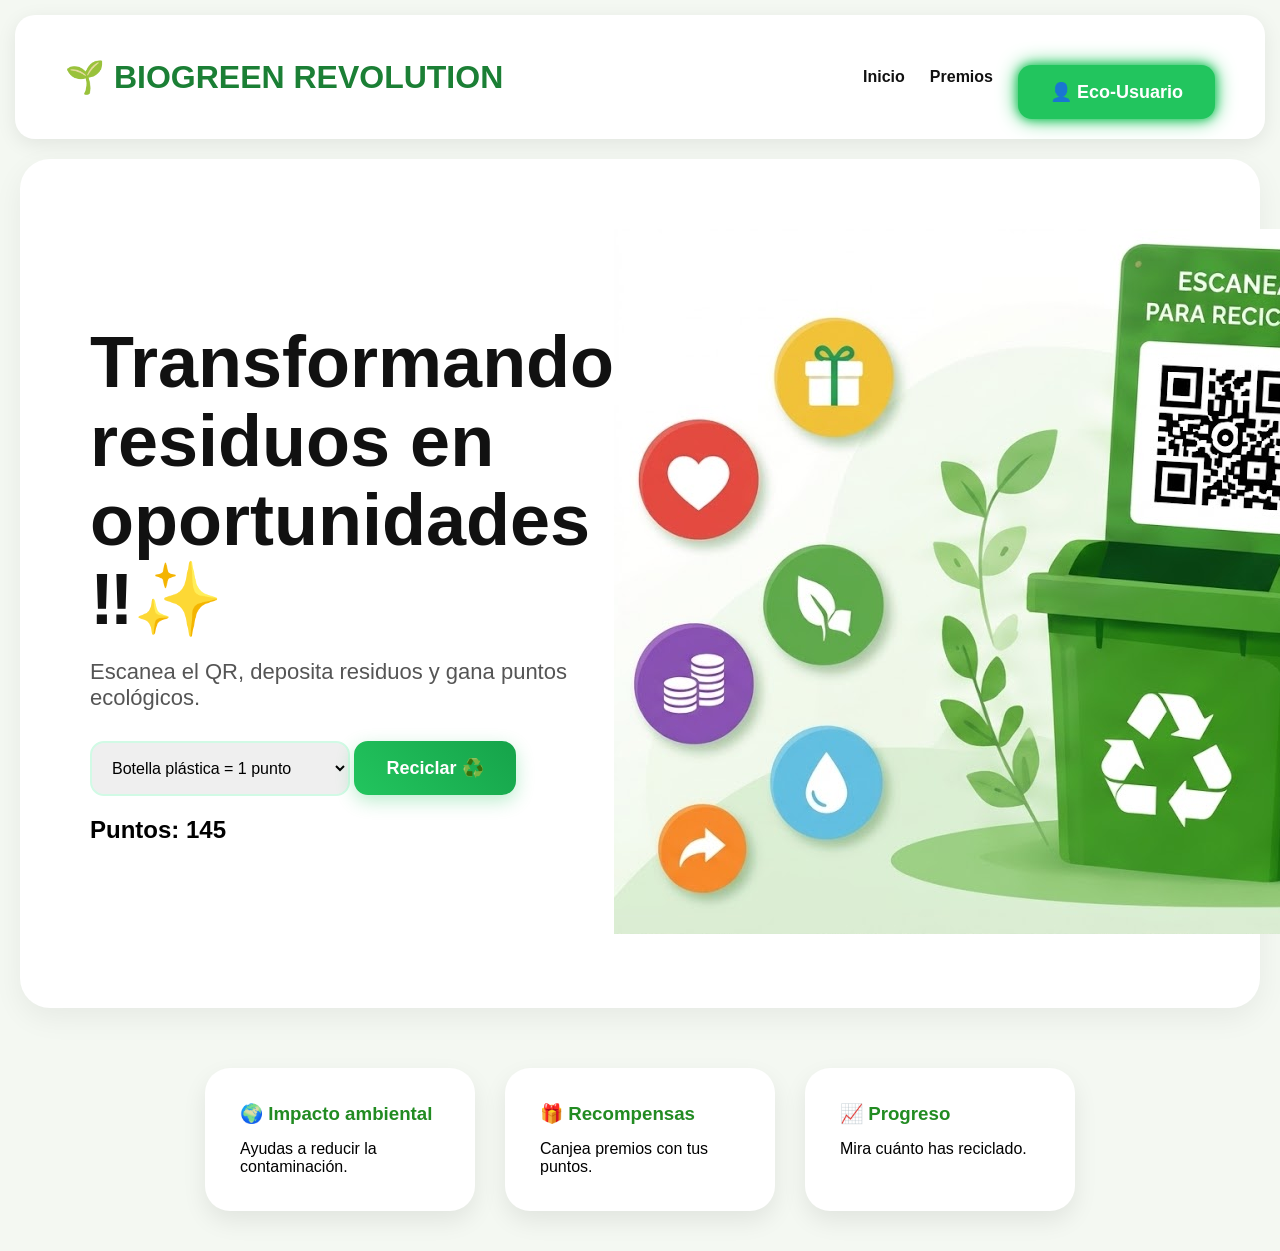
<file: index.html>
<!DOCTYPE html>
<html lang="es">
<head>
  <meta charset="UTF-8">
  <meta name="viewport" content="width=device-width, initial-scale=1.0">
  <title>Biogreen Revolution</title>
  <link rel="stylesheet" href="style.css">
  <style>
    /* Estilos esenciales para que los Pop-ups funcionen visualmente */
    .popup {
      display: none; 
      position: fixed; 
      top: 0; left: 0; 
      width: 100%; height: 100%; 
      background: rgba(0,0,0,0.7); 
      justify-content: center; 
      align-items: center; 
      z-index: 10000;
    }
    .contenido {
      background: white; 
      padding: 30px; 
      border-radius: 20px; 
      max-width: 400px; 
      width: 90%; 
      text-align: center;
    }
    .notificacion-toast {
      display: none; 
      position: fixed; 
      top: 20px; right: 20px; 
      background: #1b7f35; 
      color: white; 
      padding: 15px 25px; 
      border-radius: 10px; 
      z-index: 10001;
    }
  </style>
</head>

<body>

<header>
  <div class="logo">🌱 BIOGREEN REVOLUTION</div>
  <nav>
    <a href="#">Inicio</a>
    <a href="#" onclick="mostrarRecompensas()">Premios</a>
    <button class="login" id="btn-user" onclick="login()">👤 Eco-Usuario</button>
  </nav>
</header>

<main>
  <section class="hero">
    <div class="texto">
      <h1>Transformando residuos en oportunidades ‼️✨</h1>
      <p>Escanea el QR, deposita residuos y gana puntos ecológicos.</p>

      <select id="residuo">
        <option value="1">Botella plástica = 1 punto</option>
        <option value="2">Cáscaras orgánicas = 2 puntos</option>
        <option value="3">Cartón = 3 puntos</option>
        <option value="4">Vidrio = 4 puntos</option>
      </select>

      <button class="btn-reciclar" onclick="ganarPuntos()">Reciclar ♻️</button>
      <h2 id="textoPuntos">Puntos: 145</h2>
    </div>

    <div class="imagen-principal">
      <img src="img/tacho.jpg" alt="Tacho" class="tacho-img">
    </div>
  </section>

  <section class="cards-container">
    <div class="card" onclick="mostrarImpacto()">
      <h3>🌍 Impacto ambiental</h3>
      <p>Ayudas a reducir la contaminación.</p>
    </div>

    <div class="card" onclick="mostrarRecompensas()">
      <h3>🎁 Recompensas</h3>
      <p>Canjea premios con tus puntos.</p>
    </div>

    <div class="card">
      <h3>📈 Progreso</h3>
      <p>Mira cuánto has reciclado.</p>
    </div>
  </section>
</main>

<div id="notificacion" class="notificacion-toast">
  <span id="mensaje-toast"></span>
</div>

<div id="impacto" class="popup">
  <div class="contenido">
    <h2>🌱 Beneficios del reciclaje</h2>
    <p>Al reciclar con Biogreen, evitas que plásticos lleguen al océano y reduces la huella de carbono.</p>
    <button onclick="cerrarPopup('impacto')" style="margin-top:15px; padding:10px 20px; cursor:pointer;">Entendido</button>
  </div>
</div>

<div id="premiosPopup" class="popup">
  <div class="contenido">
    <h2>🎁 Tus Recompensas</h2>
    <ul style="list-style:none; padding:15px 0; text-align:left;">
      <li>✏️ Lápiz ecológico: 100 pts</li>
      <li>📿 Pulsera reciclada: 180 pts</li>
      <li>🧩 Rompecabezas reciclado: 350 pts</li>
      <li>👛 Monederos reciclados: 600 pts</li>
      <li>🪴 Plantas ornamentales: 800 pts</li>
    </ul>
    <button onclick="cerrarPopup('premiosPopup')" style="padding:10px 20px; cursor:pointer;">Cerrar</button>
  </div>
</div>

<script>
  let puntos = 145;

  function ganarPuntos() {
    let valor = parseInt(document.getElementById("residuo").value);
    puntos += valor;
    document.getElementById("textoPuntos").innerText = "Puntos: " + puntos;
    mostrarNotificacion("¡Excelente! Sumaste " + valor + " punto(s). ♻️");
  }

  function login() {
    let nombre = prompt("¿Cómo te llamas?");
    if(nombre) {
      document.getElementById("btn-user").innerText = "👤 " + nombre;
      mostrarNotificacion("¡Bienvenido, " + nombre + "!");
    }
  }

  function mostrarNotificacion(msj) {
    const toast = document.getElementById("notificacion");
    const mensaje = document.getElementById("mensaje-toast");
    mensaje.innerText = msj;
    toast.style.display = "block";
    setTimeout(() => { toast.style.display = "none"; }, 3000);
  }

  function mostrarImpacto() {
    document.getElementById("impacto").style.display = "flex";
  }

  function mostrarRecompensas() {
    document.getElementById("premiosPopup").style.display = "flex";
  }

  function cerrarPopup(id) {
    document.getElementById(id).style.display = "none";
  }
</script>

</body>
</html>
</file>
<file: style.css>
*{
  margin:0;
  padding:0;
  box-sizing:border-box;
}

body{
  font-family:Arial, sans-serif;
  background:#f4f8f2;
}

/* HEADER */

header{
  display:flex;
  justify-content:space-between;
  align-items:center;

  padding:20px 50px;

  background:white;

  margin:15px;

  border-radius:20px;

  box-shadow:0 5px 20px rgba(0,0,0,0.08);
}

.logo{
  font-size:32px;
  font-weight:bold;
  color:#1b7f35;

  text-shadow:none;
}

nav{
  display:flex;
  align-items:center;
  gap:25px;
}

nav a{
  text-decoration:none;
  color:#111;
  font-weight:600;
  transition:0.3s;
}

nav a:hover{
  color:#22c55e;
}
.login{
  background:#22c55e;
  color:white;

  box-shadow:
  0 0 10px #22c55e,
  0 0 20px #22c55e;

  transition:0.3s;
}

/* HERO */

.hero{
  display:flex;
  justify-content:space-between;
  align-items:center;

  padding:70px;

  background:white;

  margin:20px;

  border-radius:30px;

  box-shadow:0 10px 30px rgba(0,0,0,0.06);
}

.texto{
  width:50%;
}

.texto h1 {
  font-size: clamp(40px, 8vw, 72px);
  line-height: 1.1;
  color: #111;
}

.texto p{
  margin-top:20px;
  font-size:22px;
  color:#555;
}
button{
  margin-top:30px;

  padding:16px 32px;

  border:none;
  border-radius:14px;

  background:linear-gradient(45deg,#22c55e,#16a34a);

  color:white;

  font-size:18px;
  font-weight:bold;

  cursor:pointer;

  transition:0.3s;

  box-shadow:0 6px 18px rgba(34,197,94,0.3);
}

button:hover{
  transform:scale(1.05);
}

button:hover{
  transform:scale(1.05);
}

#textoPuntos{
  margin-top:20px;
}

/* TACHO */

.imagen{
  width:40%;
  display:flex;
  justify-content:center;
  align-items:center;
}

.tacho{
  width:350px;
  height:350px;

  display:flex;
  justify-content:center;
  align-items:center;
}

.tacho img{
  width:100%;
  max-width:350px;

  animation:flotar 3s ease-in-out infinite;

  filter:drop-shadow(0 15px 25px rgba(0,0,0,0.2));
}

@keyframes flotar{

  0%{
    transform:translateY(0px);
  }

  50%{
    transform:translateY(-15px);
  }

  100%{
    transform:translateY(0px);
  }

}

/* CARDS */

.cards-container {
  display: flex;
  justify-content: center;
  flex-wrap: wrap;
  gap: 30px;
  padding: 40px;
} 
.card{
  width:270px;

  background:white;

  padding:35px;

  border-radius:25px;

  box-shadow:0 10px 25px rgba(0,0,0,0.08);

  cursor:pointer;

  transition:0.3s;
}
.card:hover{
  transform:translateY(-8px) scale(1.03);

  box-shadow:0 15px 35px rgba(0,0,0,0.15);
}
.card h3{
  margin-bottom:15px;
  color:#228B22;
}

select{
  margin-top:20px;

  padding:16px;

  border-radius:14px;

  border:2px solid #d1fae5;

  font-size:16px;

  width:260px;
}

/* POPUP */

.popup{
  display:none;
  position:fixed;
  top:0;
  left:0;
  width:100%;
  height:100%;
  background:rgba(0,0,0,0.5);
  justify-content:center;
  align-items:center;
}

.contenido{
  background:white;
  width:500px;
  max-width:90%;
  padding:40px;
  border-radius:20px;
  text-align:left;

  overflow:hidden;

  position:relative;
  box-sizing:border-box;
}
.contenido h2{

  color:#228B22;

  margin-bottom:15px;
}

.contenido ul{

  margin-bottom:25px;
}
@media(max-width:900px){

  .hero{
    flex-direction:column;
    text-align:center;
    padding:40px;
  }

  .texto{
    width:100%;
  }

  .imagen{
    width:100%;
    margin-top:40px;
  }

  .texto h1{
    font-size:50px;
  }

  header{
    padding:20px;
  }
}
</file>
